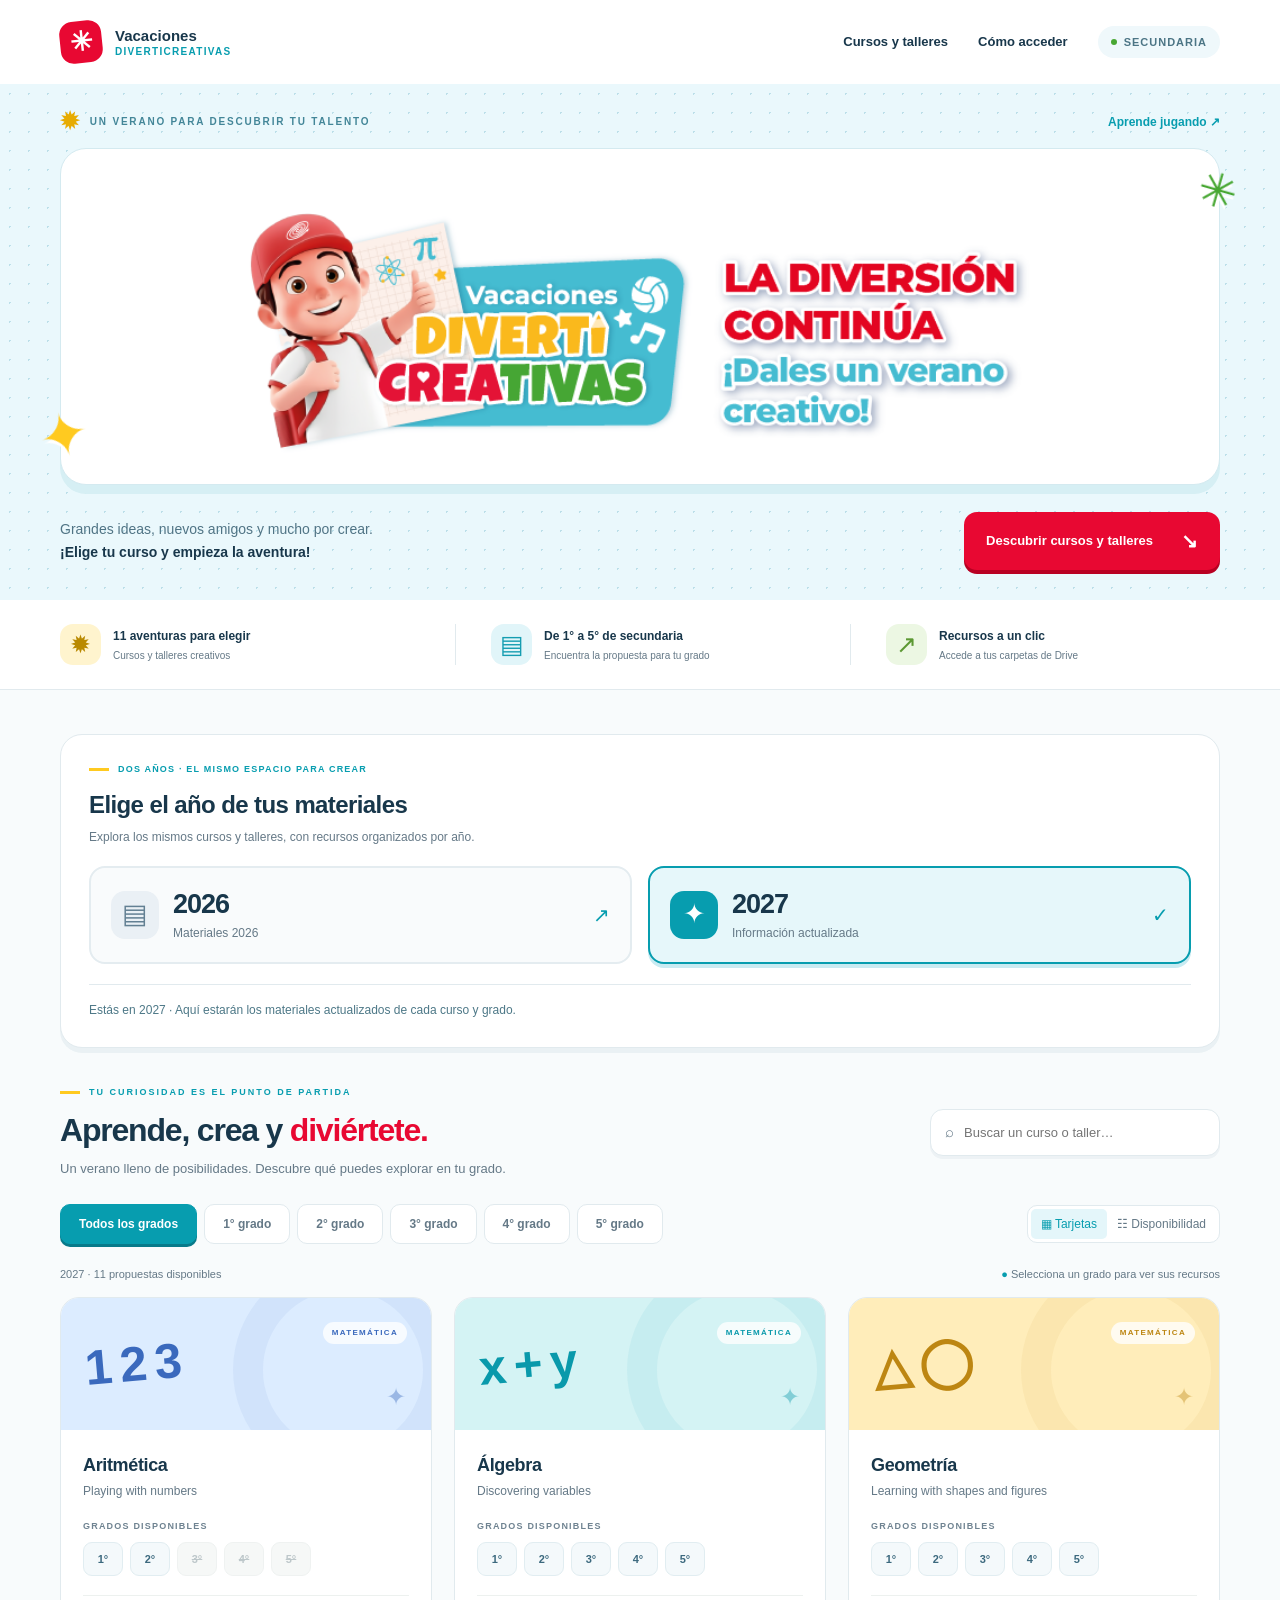
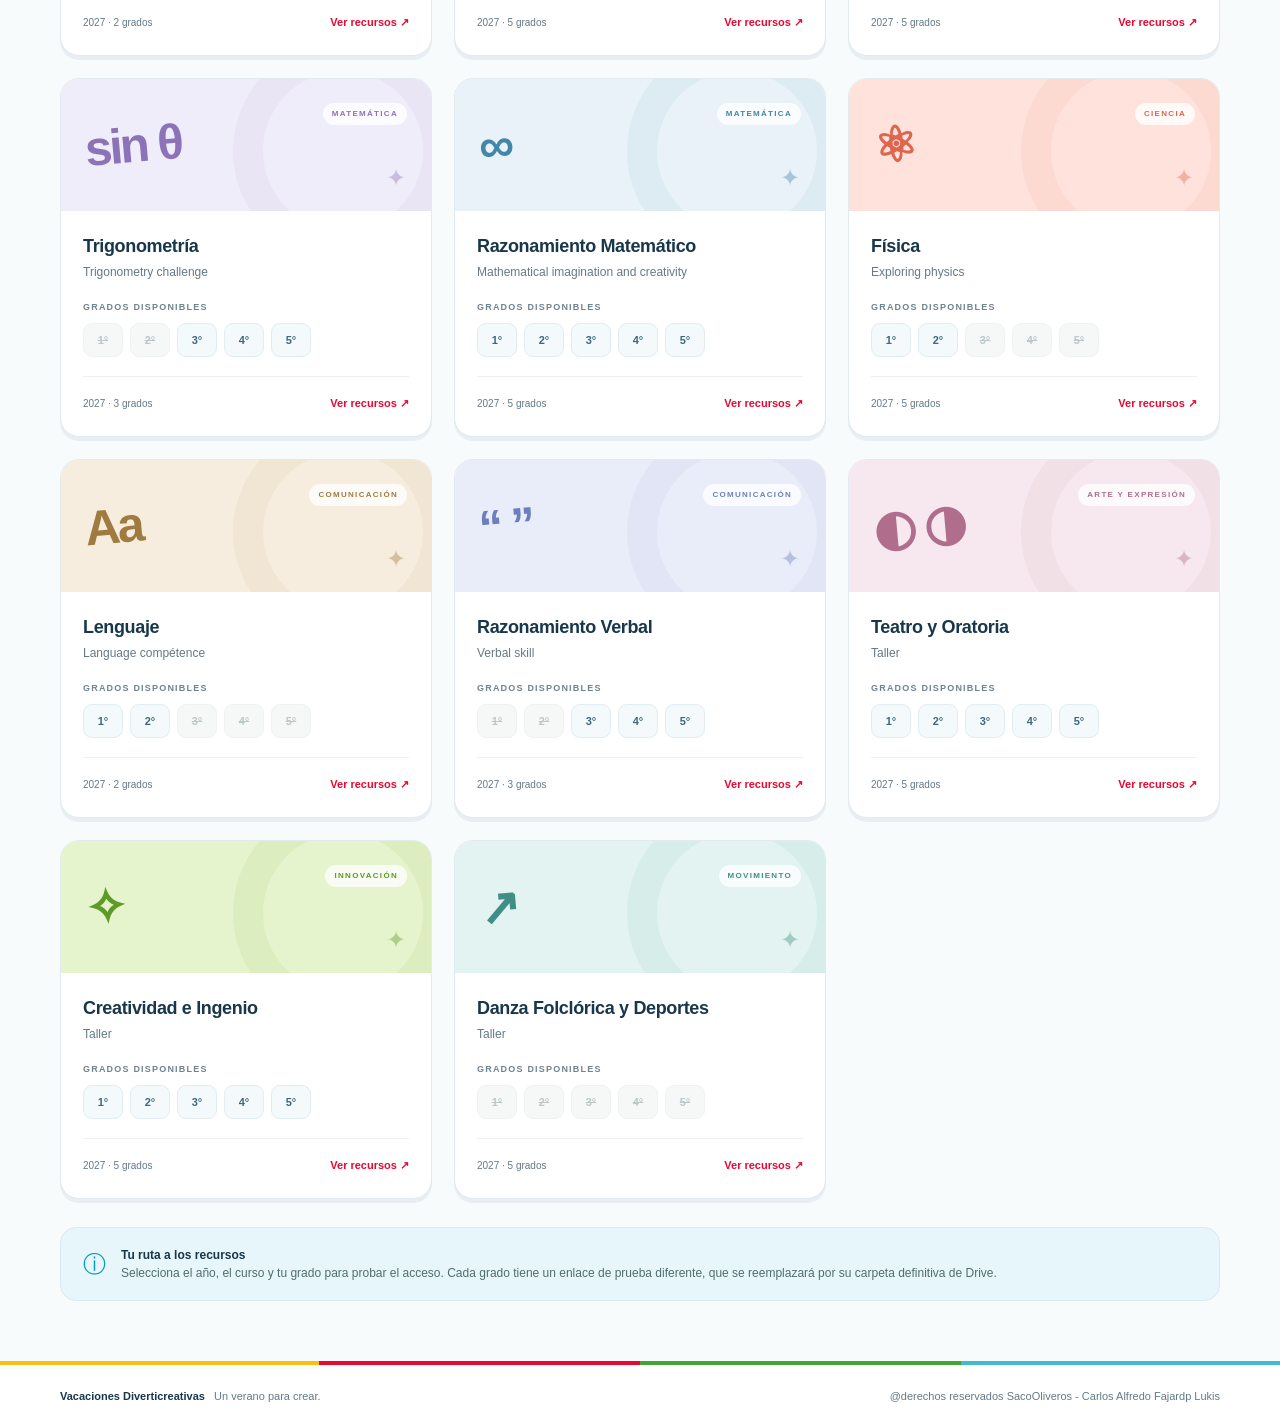
<file: index.html>
<!DOCTYPE html><html lang="es"><head><meta charset="UTF-8"><meta name="viewport" content="width=device-width,initial-scale=1"><title>Vacaciones Diverticreativas · Cursos y talleres</title><meta name="description" content="Explora los cursos y talleres disponibles por grado de secundaria y accede a sus recursos."><link rel="stylesheet" href="styles.css"></head><body><header><nav class="wrap"><a href="#" class="brand"><span class="logo">✳</span><span class="brandWords">Vacaciones<small>DIVERTICREATIVAS</small></span></a><div class="navright"><a href="#catalogo">Cursos y talleres</a><a href="#guia">Cómo acceder</a><span class="badge"><span class="liveDot"></span> SECUNDARIA</span></div></nav></header><section class="summerHero"><div class="wrap"><div class="summerTop"><span class="season"><span>✹</span> UN VERANO PARA DESCUBRIR TU TALENTO</span><span class="summerTag">Aprende jugando ↗</span></div><div class="bannerFrame"><img class="summerBanner" src="banner-vacaciones.png" alt="Vacaciones Diverticreativas. La diversión continúa. ¡Dales un verano creativo!"><span class="sticker stickerA" aria-hidden="true">✦</span><span class="sticker stickerB" aria-hidden="true">✳</span></div><div class="heroBottom"><p>Grandes ideas, nuevos amigos y mucho por crear.<br><strong>¡Elige tu curso y empieza la aventura!</strong></p><a class="primary" href="#catalogo">Descubrir cursos y talleres <span>↘</span></a></div></div></section><div class="featureStrip"><div class="wrap features"><div><span class="featureIcon yellow">✹</span><span><b>11 aventuras para elegir</b><small>Cursos y talleres creativos</small></span></div><div><span class="featureIcon cyan">▤</span><span><b>De 1° a 5° de secundaria</b><small>Encuentra la propuesta para tu grado</small></span></div><div><span class="featureIcon green">↗</span><span><b>Recursos a un clic</b><small>Accede a tus carpetas de Drive</small></span></div></div></div><main class="wrap" id="catalogo"><section class="yearSection" aria-label="Seleccionar año de los materiales"><div class="yearHeading"><span class="eyebrow">DOS AÑOS · EL MISMO ESPACIO PARA CREAR</span><h2>Elige el año de tus materiales</h2><p>Explora los mismos cursos y talleres, con recursos organizados por año.</p></div><div class="yearOptions"><button class="yearOption" data-year="2026" aria-pressed="false"><span class="yearIcon">▤</span><span><b>2026</b><small>Materiales 2026</small></span><span class="yearCheck">↗</span></button><button class="yearOption active" data-year="2027" aria-pressed="true"><span class="yearIcon">✦</span><span><b>2027</b><small>Información actualizada</small></span><span class="yearCheck">✓</span></button></div><div class="yearStatus" id="yearStatus" aria-live="polite"></div></section><div class="sectionhead"><div><div class="eyebrow" style="font-size:9px;margin-bottom:7px">TU CURIOSIDAD ES EL PUNTO DE PARTIDA</div><h2>Aprende, crea y <span class="redText">diviértete.</span></h2><p class="subtitle">Un verano lleno de posibilidades. Descubre qué puedes explorar en tu grado.</p></div><label class="search"><span aria-hidden="true">⌕</span><input id="search" type="search" placeholder="Buscar un curso o taller…" aria-label="Buscar un curso o taller"></label></div><div class="filters"><div class="grades" aria-label="Filtrar por grado" id="filters"></div><div class="view"><button id="cardsView" class="active" aria-pressed="true">▦ Tarjetas</button><button id="tableView" aria-pressed="false">☷ Disponibilidad</button></div></div><div class="resultbar"><span id="count" aria-live="polite"></span><span><span class="dot">●</span> Selecciona un grado para ver sus recursos</span></div><div id="content"></div><div class="note" id="guia"><span class="noteicon" aria-hidden="true">ⓘ</span><div><strong>Tu ruta a los recursos</strong><br>Selecciona el año, el curso y tu grado para probar el acceso. Cada grado tiene un enlace de prueba diferente, que se reemplazará por su carpeta definitiva de Drive.</div></div></main><footer><div class="wrap"><span><b style="color:var(--navy)">Vacaciones Diverticreativas</b> &nbsp; Un verano para crear.</span><span>@derechos reservados SacoOliveros - Carlos Alfredo Fajardp Lukis</span></div></footer><dialog id="detail"><button class="close" aria-label="Cerrar">×</button><div class="dialogicon" aria-hidden="true">▱</div><div class="eyebrow" style="margin-top:18px">RECURSOS DEL CURSO</div><h3 id="dialogTitle"></h3><p id="dialogSub"></p><div class="dialogGrades" id="dialogGrades"></div><div class="pending" id="driveState"></div></dialog><script src="enlaces.js"></script><script src="script.js"></script></body></html>
</file>
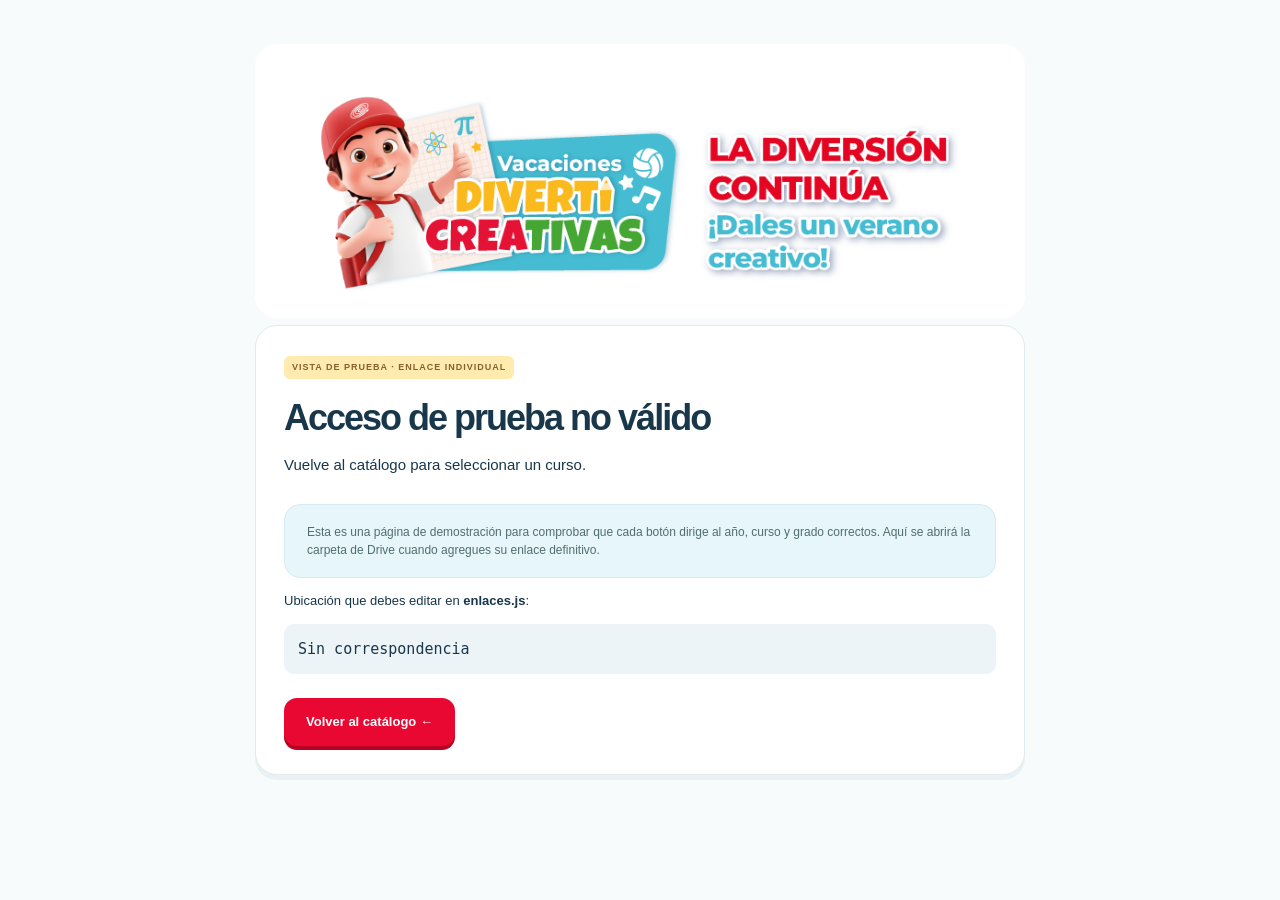
<file: vista-previa.html>
<!DOCTYPE html><html lang="es"><head><meta charset="UTF-8"><meta name="viewport" content="width=device-width,initial-scale=1"><title>Vista de prueba · Vacaciones Diverticreativas</title><link rel="stylesheet" href="styles.css"></head><body><main class="wrap" style="max-width:850px"><img src="banner-vacaciones.png" alt="Vacaciones Diverticreativas" style="width:100%;border-radius:22px"><section class="yearSection"><span class="demoLabel">VISTA DE PRUEBA · ENLACE INDIVIDUAL</span><h1 id="demoCourse" style="font-size:36px">Recurso de prueba</h1><p id="demoContext"></p><div class="note"><div>Esta es una página de demostración para comprobar que cada botón dirige al año, curso y grado correctos. Aquí se abrirá la carpeta de Drive cuando agregues su enlace definitivo.</div></div><p style="font-size:13px">Ubicación que debes editar en <b>enlaces.js</b>:</p><code id="demoKey" style="display:block;background:#edf4f7;padding:14px;border-radius:10px;overflow-wrap:anywhere"></code><a class="primary" href="index.html" style="margin-top:24px;display:inline-flex">Volver al catálogo ←</a></section></main><script src="enlaces.js"></script><script src="vista-previa.js"></script></body></html>
</file>
<file: styles.css>
:root{--navy:#112d38;--teal:#087e83;--paper:#f5f7f6;--muted:#62757c;--line:#dfe7e6}*{box-sizing:border-box}html{scroll-behavior:smooth}body{margin:0;background:var(--paper);color:var(--navy);font:15px/1.5 'Segoe UI',Arial,sans-serif}button,input{font:inherit}button,a{ -webkit-tap-highlight-color:transparent}button{cursor:pointer}a{color:inherit;text-decoration:none}button:focus-visible,a:focus-visible,input:focus-visible{outline:3px solid #e4a349;outline-offset:4px}.wrap{max-width:1240px;margin:auto;padding:0 40px}header{background:#fff;border-bottom:1px solid var(--line)}nav{height:84px;display:flex;align-items:center;justify-content:space-between}.brand{display:flex;align-items:center;gap:11px;font-size:25px;font-weight:800;letter-spacing:-1px}.logo{width:38px;height:38px;border-radius:11px;background:var(--teal);color:white;display:grid;place-items:center;font-size:27px}.navright{display:flex;gap:30px;align-items:center;font-size:13px;font-weight:600}.badge{border:1px solid var(--line);padding:8px 13px;border-radius:30px;font-size:11px;letter-spacing:1px}.hero{background:#e9f1ef;overflow:hidden;position:relative}.heroInner{min-height:352px;display:grid;grid-template-columns:1.4fr 1fr;gap:30px;align-items:center}.eyebrow{font-size:11px;font-weight:750;letter-spacing:2px;color:var(--teal);display:flex;align-items:center;gap:9px}.eyebrow:before{content:'';width:20px;height:2px;background:var(--teal)}h1{font-size:49px;line-height:1.1;letter-spacing:-2px;margin:19px 0 16px;font-weight:750}h1 span{color:var(--teal)}.hero p{color:#536d71;font-size:15px;max-width:490px;margin:0}.herolink{display:inline-flex;gap:16px;margin-top:22px;font-size:13px;font-weight:700;align-items:center}.art{position:relative;height:270px;display:grid;place-items:center}.orbit{position:absolute;width:260px;height:260px;border:1px solid #b9d3ce;border-radius:50%}.orbit:after{content:'';position:absolute;inset:25px;border:1px dashed #b9d3ce;border-radius:50%}.tile{position:absolute;box-shadow:0 14px 25px #123b3620;display:grid;place-items:center;border-radius:22px}.tile.main{width:146px;height:160px;background:var(--teal);color:#fff;transform:rotate(-9deg);left:33%;top:48px}.tile.small{width:77px;height:77px;background:#f4b665;color:#5d3a19;right:7%;top:20px;transform:rotate(12deg);font-size:32px}.tile.third{width:78px;height:78px;background:#fff;color:var(--teal);left:9%;bottom:22px;transform:rotate(10deg);font-size:30px}.artLabel{position:absolute;right:1%;bottom:36px;background:white;padding:10px 17px;border-radius:12px;font-size:12px;box-shadow:0 10px 25px #123b3610}.artLabel b{color:var(--teal)}.stats{display:flex;gap:0;background:white;border-bottom:1px solid var(--line)}.stat{display:flex;gap:12px;align-items:center;padding:21px 36px 21px 0;margin-right:40px}.stat strong{font-size:26px;letter-spacing:-1px}.stat span{font-size:12px;line-height:1.4;color:var(--muted)}main{padding-top:40px!important;padding-bottom:60px!important}.sectionhead{display:flex;justify-content:space-between;align-items:center;gap:20px}h2{font-size:27px;letter-spacing:-.8px;margin:0}.subtitle{font-size:13px;color:var(--muted);margin:5px 0 0}.search{width:290px;display:flex;align-items:center;gap:8px;border:1px solid var(--line);background:white;border-radius:10px;padding:11px 14px;color:var(--muted)}.search input{border:0;background:transparent;outline:none;width:100%;color:var(--navy);font-size:13px}.filters{display:flex;align-items:center;justify-content:space-between;gap:15px;margin:27px 0 22px}.grades{display:flex;gap:7px;flex-wrap:wrap}.chip{border:1px solid var(--line);background:white;padding:8px 17px;border-radius:8px;color:var(--muted);font-size:12px;font-weight:650}.chip.active{background:var(--navy);color:white;border-color:var(--navy)}.view{display:flex;border:1px solid var(--line);padding:3px;background:white;border-radius:9px}.view button{border:0;background:none;padding:6px 10px;color:var(--muted);border-radius:5px;display:flex;gap:6px;align-items:center;font-size:12px}.view button.active{color:var(--teal);background:#e8f3f0}.resultbar{display:flex;justify-content:space-between;font-size:11px;color:var(--muted);margin-bottom:15px}.resultbar .dot{color:var(--teal)}.grid{display:grid;grid-template-columns:repeat(3,1fr);gap:18px}.card{background:white;border:1px solid var(--line);border-radius:15px;overflow:hidden;transition:transform .2s,box-shadow .2s}.card:hover{transform:translateY(-4px);box-shadow:0 14px 28px #14332d0b}.visual{height:113px;background:var(--bg);position:relative;overflow:hidden;padding:22px;display:flex;align-items:center;justify-content:space-between;color:var(--color)}.visual:after{content:'';position:absolute;width:140px;height:140px;border-radius:50%;border:25px solid currentColor;opacity:.045;right:-22px;top:-38px}.symbol{font-size:43px;line-height:1;font-weight:400;letter-spacing:-3px}.category{font-size:9px;text-transform:uppercase;letter-spacing:1.3px;font-weight:750;background:#ffffffa6;border-radius:30px;padding:5px 9px;align-self:flex-start}.body{padding:20px 21px 17px}.body h3{font-size:17px;letter-spacing:-.35px;margin:0 0 3px}.en{font-size:12px;color:var(--muted);min-height:18px;margin:0 0 19px}.availability{font-size:9px;text-transform:uppercase;letter-spacing:1.2px;color:#798a8f;font-weight:650;margin-bottom:8px}.levelrow{display:flex;gap:7px}.level{border:1px solid var(--line);background:#fff;color:var(--navy);border-radius:7px;min-width:37px;height:31px;font-size:11px;font-weight:650;transition:.15s}.level:disabled{cursor:default;color:#bdc7ca;background:#f6f8f7;border-color:#eff2f1;text-decoration:line-through}.level:not(:disabled):hover,.level.selected{color:white;background:var(--teal);border-color:var(--teal)}.cardfooter{display:flex;justify-content:space-between;align-items:center;border-top:1px solid #edf1ef;margin-top:17px;padding-top:13px;font-size:10px;color:var(--muted)}.open{border:0;background:transparent;color:var(--teal);font-weight:700;font-size:11px;padding:3px 0}.empty{text-align:center;padding:60px 15px;background:white;border:1px dashed var(--line);border-radius:14px;grid-column:1/-1}.tablewrap{overflow:auto;background:white;border:1px solid var(--line);border-radius:12px}table{border-collapse:collapse;width:100%;font-size:13px;min-width:650px}th,td{text-align:center;padding:16px;border-bottom:1px solid var(--line)}th{background:#eaf1ee;font-size:11px}th:first-child,td:first-child{text-align:left;padding-left:23px}td small{display:block;color:var(--muted);font-size:11px;margin-top:3px}.note{display:flex;align-items:center;gap:15px;background:#eaf1ee;border:1px solid #dce7e2;padding:18px 22px;border-radius:12px;margin-top:28px;font-size:12px;color:#526d71}.note strong{color:var(--navy)}.noteicon{font-size:23px;color:var(--teal)}footer{padding:23px 0;border-top:1px solid var(--line);background:white;font-size:11px;color:var(--muted)}footer .wrap{display:flex;justify-content:space-between;gap:15px}dialog{width:min(470px,calc(100% - 30px));border:0;border-radius:18px;padding:30px;box-shadow:0 20px 80px #112d3833;color:var(--navy)}dialog::backdrop{background:#102e3866;backdrop-filter:blur(4px)}dialog h3{font-size:22px;margin:10px 0}dialog p{font-size:14px;color:var(--muted)}.dialogGrades{display:flex;gap:9px;margin:22px 0}.close{float:right;background:#eef3f1;border:0;border-radius:50%;height:30px;width:30px}.pending{background:#f7f1e5;border-radius:10px;padding:14px;font-size:12px;color:#84612e}.dialogicon{font-size:34px;color:var(--teal)}[hidden]{display:none!important}@media(min-width:1450px){.heroInner{min-height:380px}}@media(max-width:900px){.grid{grid-template-columns:repeat(2,1fr)}h1{font-size:42px}.art{transform:scale(.85)}.wrap{padding:0 25px}.stat{margin-right:20px;padding-right:12px}}@media(max-width:620px){.wrap{padding:0 20px}nav{height:70px}.navright a{display:none}.badge{font-size:9px}.heroInner{grid-template-columns:1fr;gap:0;padding-top:32px;padding-bottom:30px}.art{display:none}h1{font-size:40px}.hero p{font-size:14px}.stat{padding:18px 0;margin-right:20px;gap:7px}.stat strong{font-size:22px}.stat span{font-size:10px}.sectionhead{align-items:stretch;flex-direction:column;gap:18px}.search{width:100%}h2{font-size:25px}.filters{align-items:flex-start;flex-direction:column}.chip{padding:8px 12px}.grid{grid-template-columns:1fr}.visual{height:102px}.body{padding:20px}.resultbar{gap:10px}.resultbar span:last-child{max-width:135px;text-align:right}.note{align-items:flex-start}footer .wrap{flex-direction:column}.navright{gap:10px}}

:root{--navy:#18374b;--teal:#079daf;--paper:#f8fbfc;--muted:#657987;--line:#e1eaee;--red:#e80832;--cyan:#41bbd0;--yellow:#ffca20;--green:#48a733}body{font-family:'Trebuchet MS','Segoe UI',Arial,sans-serif}header{border:0}.logo{background:var(--red);border-radius:13px;transform:rotate(-6deg);width:42px;height:42px}.brand{gap:13px}.brandWords{font-size:15px;font-weight:800;line-height:1.3;letter-spacing:0}.brandWords small{display:block;font-size:10px;letter-spacing:1.3px;color:var(--teal)}.navright a{font-size:13px}.badge{background:#eff8fb;border:0;color:#4c7585;letter-spacing:1px;display:flex;gap:7px;align-items:center}.liveDot{width:6px;height:6px;background:var(--green);border-radius:100%}.summerHero{background:#eaf8fc;background-image:radial-gradient(#bcdfe9 1px,transparent 1px);background-size:19px 19px;padding:26px 0 30px;overflow:hidden}.summerTop{display:flex;align-items:center;justify-content:space-between;margin-bottom:15px}.season{font-weight:800;font-size:10px;letter-spacing:1.8px;color:#438698;display:flex;align-items:center;gap:9px}.season>span{font-size:23px;color:#e7ab00;line-height:1}.summerTag{font-size:12px;color:var(--teal);font-weight:700}.bannerFrame{position:relative;background:white;border-radius:26px;border:1px solid #d4eaf0;box-shadow:0 9px 0 #d6eff4;max-width:100%;margin-bottom:27px}.summerBanner{display:block;width:100%;max-width:1050px;margin:auto;height:auto;max-height:335px;object-fit:contain;border-radius:26px}.sticker{position:absolute;line-height:1;filter:drop-shadow(0 4px 0 #fff);pointer-events:none}.stickerA{color:var(--yellow);font-size:60px;left:-22px;bottom:18px;transform:rotate(-15deg)}.stickerB{color:var(--green);font-size:47px;right:-18px;top:18px;transform:rotate(16deg)}.heroBottom{display:flex;align-items:center;justify-content:space-between;gap:20px}.heroBottom p{color:#507485;font-size:14px;margin:0;line-height:1.65}.heroBottom strong{color:var(--navy)}.primary{background:var(--red);color:white;padding:14px 22px;border-radius:13px;font-size:13px;font-weight:800;box-shadow:0 4px 0 #b80022;display:flex;align-items:center;gap:28px;transition:.2s}.primary:hover{transform:translateY(-2px);background:#d40028}.primary span{font-size:20px}.featureStrip{background:white;border-bottom:1px solid var(--line)}.features{display:grid;grid-template-columns:repeat(3,1fr);padding-top:24px;padding-bottom:24px;gap:25px}.features>div{display:flex;align-items:center;gap:12px}.features>div+div{padding-left:35px;border-left:1px solid var(--line)}.featureIcon{width:41px;height:41px;border-radius:13px;display:grid;place-items:center;font-size:25px}.yellow{color:#b98900;background:#fff4ce}.cyan{color:#159db1;background:#e1f5f9}.green{color:#5c9833;background:#ecf7e3}.features b{font-size:12px;display:block}.features small{font-size:10px;color:var(--muted);display:block;margin-top:3px}main{padding-top:44px!important}h2{font-size:32px;font-weight:850;letter-spacing:-1.2px}.redText{color:var(--red)}.eyebrow{color:var(--teal)}.eyebrow:before{background:var(--yellow);height:3px}.search{border-radius:13px;box-shadow:0 3px 0 #edf2f5}.chip{padding:10px 18px;border-radius:10px;transition:.15s}.chip:hover{border-color:#53bacb;color:var(--teal)}.chip.active{background:var(--teal);border-color:var(--teal);box-shadow:0 3px 0 #087a8a;color:white}.view{border-radius:10px}.view button.active{background:#e4f6fa}.filters{margin-top:25px}.grid{gap:22px}.card{border-radius:19px;box-shadow:0 4px 0 #e8eef1;transition:.2s}.card:hover{transform:translateY(-5px);box-shadow:0 12px 25px #18374b17}.visual{height:132px;padding:24px}.symbol{font-size:49px;transform:rotate(-5deg);font-weight:700}.visual:after{width:160px;height:160px;border-width:30px;opacity:.065}.visual:before{content:'✦';font-size:24px;position:absolute;right:25px;bottom:15px;opacity:.4}.category{font-size:8px;letter-spacing:1.3px;background:#ffffffc9;z-index:1}.body{padding:22px}.body h3{font-size:18px;font-weight:800}.en{font-size:12px;margin-bottom:20px}.availability{font-size:9px;color:#6f8391}.level{height:34px;min-width:40px;border-radius:9px;background:#f4f9fb;border-color:#e1edf1;color:#3c697e}.level:not(:disabled):hover,.level.selected{background:var(--teal);box-shadow:0 2px 0 #087a8a}.cardfooter{margin-top:19px;padding-top:15px}.open{color:var(--red);font-size:11px}.note{background:#e7f6fa;border:1px solid #d6ebf1;border-radius:16px}.noteicon{color:var(--teal)}footer{border-top:4px solid transparent;border-image:linear-gradient(90deg,#f8bf14 0%,#f8bf14 25%,#e80832 25%,#e80832 50%,#45a333 50%,#45a333 75%,#41bbd0 75%) 1}.pending{background:#fff5d6;color:#80612b}dialog{border-radius:22px}.dialogicon{color:var(--teal)}@media(max-width:900px){.features>div+div{padding-left:15px}.features{gap:15px}.features b{font-size:11px}.featureIcon{width:32px;height:36px;flex-shrink:0}h2{font-size:28px}.season{font-size:9px;letter-spacing:1px}}@media(max-width:620px){.summerHero{padding-top:19px;padding-bottom:25px}.summerTop{margin-bottom:12px}.season{font-size:8px;letter-spacing:.8px;gap:6px}.summerTag{display:none}.bannerFrame{border-radius:15px;margin:0 -9px 24px;box-shadow:0 6px 0 #d6eff4}.summerBanner{border-radius:15px}.stickerA{font-size:32px;left:-8px;bottom:2px}.stickerB{font-size:25px;right:-8px;top:5px}.heroBottom{flex-direction:column;align-items:flex-start;gap:17px}.heroBottom p{font-size:12px}.primary{padding:11px 17px;font-size:12px;width:100%;justify-content:space-between}.features{grid-template-columns:1fr;gap:14px;padding-top:20px;padding-bottom:20px}.features>div+div{padding-left:0;border:0}.features small{font-size:10px}.features b{font-size:12px}.featureIcon{width:34px;height:34px;font-size:21px;border-radius:10px}h2{font-size:29px}.subtitle{font-size:12px;line-height:1.7}.sectionhead .eyebrow{font-size:8px!important;letter-spacing:1px}.chip{padding:9px 12px}.visual{height:125px}.navright .badge{font-size:8px;padding:8px}.brandWords{font-size:13px}.brandWords small{font-size:8px}.brand{gap:9px}.logo{width:33px;height:35px;font-size:25px}main{padding-top:30px!important}}@media(prefers-reduced-motion:reduce){*{scroll-behavior:auto!important;transition:none!important}}
.yearSection{margin-bottom:38px;padding:28px;background:white;border:1px solid var(--line);border-radius:22px;box-shadow:0 5px 0 #eaf1f4}.yearHeading h2{font-size:24px;margin:10px 0 5px;letter-spacing:-.6px}.yearHeading p{font-size:12px;color:var(--muted);margin:0 0 20px}.yearHeading .eyebrow{font-size:9px;letter-spacing:1.2px}.yearOptions{display:grid;grid-template-columns:1fr 1fr;gap:16px}.yearOption{display:flex;align-items:center;gap:14px;text-align:left;padding:20px;border:2px solid #e4ecf0;border-radius:16px;background:#f9fbfc;color:var(--navy);transition:.2s}.yearOption:hover{border-color:var(--teal)}.yearOption.active{background:#e6f7fa;border-color:var(--teal);box-shadow:0 4px 0 #c9ebf2}.yearIcon{display:grid;place-items:center;width:48px;height:48px;border-radius:14px;background:#eaf0f5;color:#638093;font-size:27px}.yearOption.active .yearIcon{background:var(--teal);color:white}.yearOption b{display:block;font-size:27px;line-height:1.2;letter-spacing:-1px}.yearOption small{font-size:12px;display:block;color:var(--muted);margin-top:4px}.yearCheck{margin-left:auto;color:var(--teal);font-size:20px}.yearStatus{color:#4d7887;font-size:12px;margin-top:20px;padding-top:16px;border-top:1px solid var(--line)}@media(max-width:620px){.yearSection{padding:20px;margin-bottom:28px}.yearHeading h2{font-size:22px}.yearOptions{gap:10px}.yearOption{padding:13px 11px;gap:9px;flex-wrap:wrap;position:relative}.yearOption b{font-size:25px}.yearOption small{font-size:10px}.yearIcon{width:32px;height:34px;font-size:20px;border-radius:9px}.yearCheck{position:absolute;right:9px;top:6px;font-size:13px}.yearStatus{font-size:11px}.yearHeading .eyebrow{font-size:8px;letter-spacing:.5px}}

.demoLabel{display:inline-block;font-size:9px;font-weight:800;letter-spacing:1px;color:#84612e;background:#ffebae;padding:5px 8px;border-radius:6px}.demoText{font-size:12px!important;line-height:1.6;margin:12px 0 16px!important}.driveButton{display:block;text-align:center;padding:12px 14px;background:var(--teal);color:white;border-radius:10px;font-size:12px}.driveButton:hover{background:#087f91}

a.level{display:inline-flex;align-items:center;justify-content:center;min-width:40px}.level:not(button):hover{background:var(--teal);color:white;border-color:var(--teal)}
</file>
